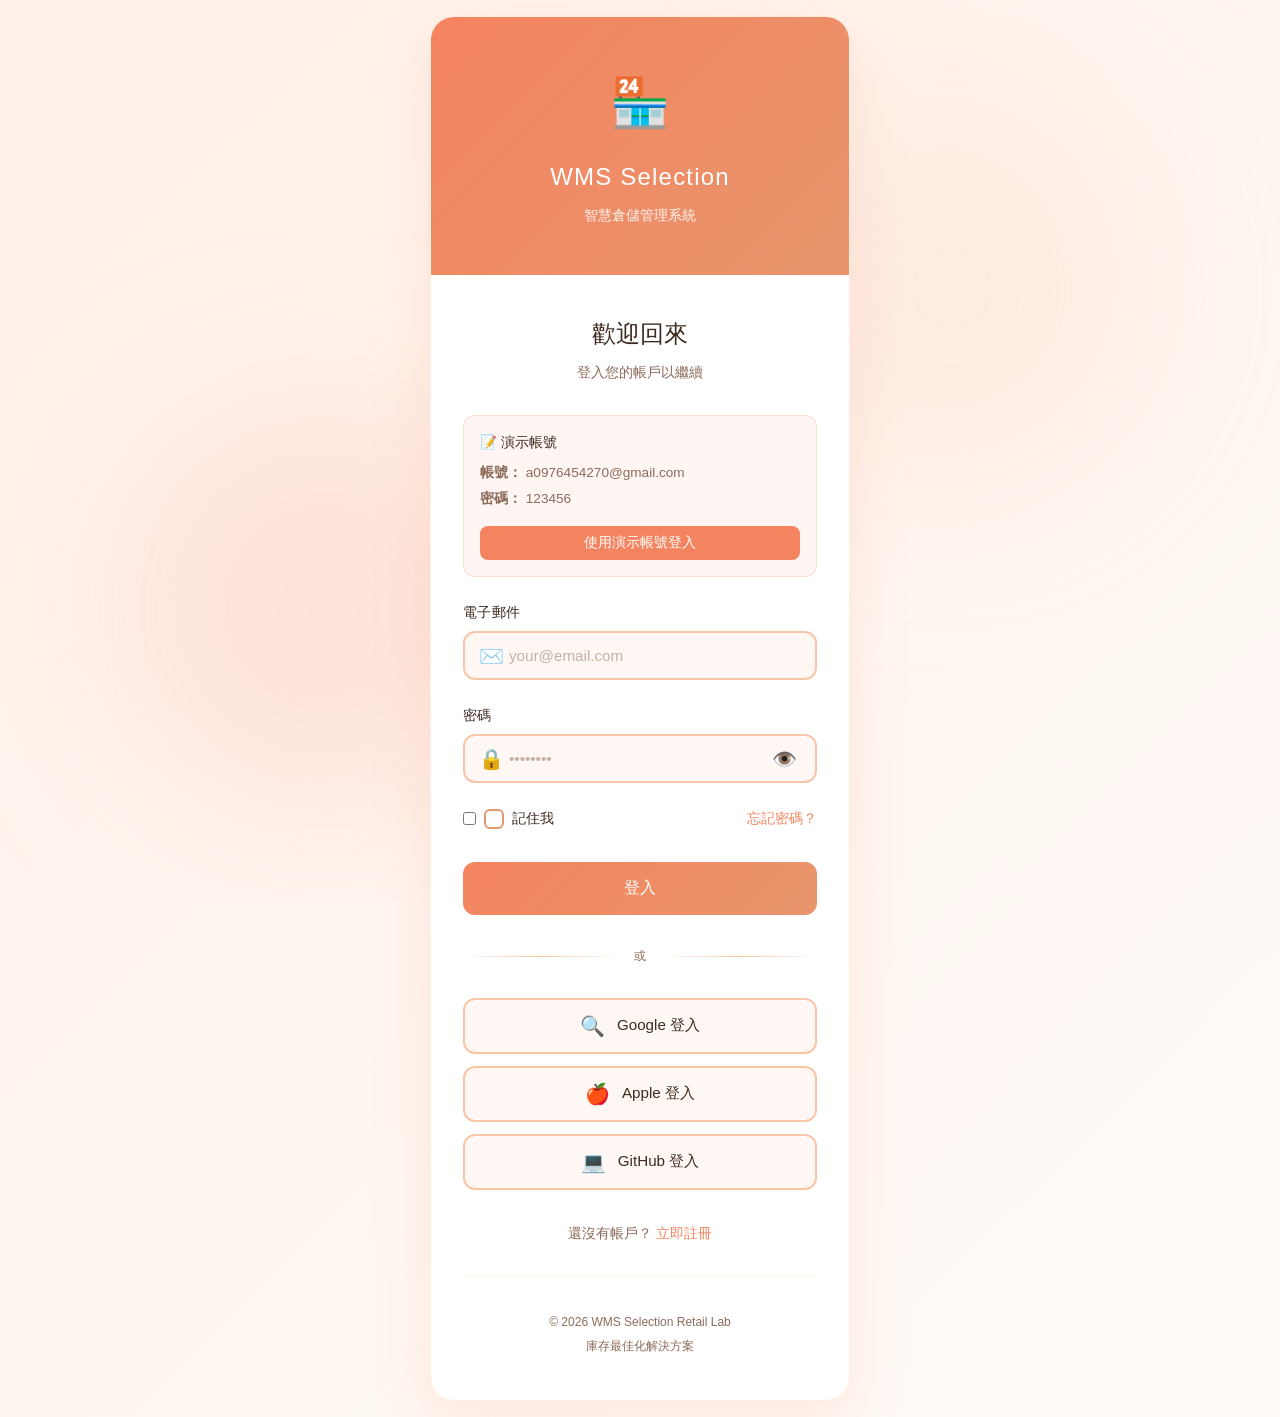
<file: login.html>
<!DOCTYPE html>
<html lang="zh-TW">
<head>
    <meta charset="UTF-8">
    <meta name="viewport" content="width=device-width, initial-scale=1.0">
    <title>登入 - WMS 日系零售選物管理系統</title>
    <style>
        * {
            margin: 0;
            padding: 0;
            box-sizing: border-box;
        }

        :root {
            --peach: #F4845F;
            --apricot: #F9C5A7;
            --caramel: #E8956D;
            --cream: #FFF0E8;
            --text: #3D2B1F;
            --muted: #8B6B5A;
            --light-bg: #FFFBF8;
        }

        body {
            font-family: -apple-system, BlinkMacSystemFont, 'Segoe UI', 'Helvetica Neue', sans-serif;
            background: linear-gradient(135deg, var(--cream) 0%, var(--light-bg) 100%);
            color: var(--text);
            line-height: 1.6;
            min-height: 100vh;
            display: flex;
            align-items: center;
            justify-content: center;
            padding: 1rem;
        }

        /* Decorative background */
        .background-decoration {
            position: fixed;
            inset: 0;
            overflow: hidden;
            pointer-events: none;
            z-index: 0;
        }

        .blob-1 {
            position: absolute;
            top: 10%;
            right: 10%;
            width: 400px;
            height: 400px;
            background: var(--apricot);
            border-radius: 50%;
            mix-blend-mode: multiply;
            filter: blur(80px);
            opacity: 0.2;
            animation: float 8s ease-in-out infinite;
        }

        .blob-2 {
            position: absolute;
            bottom: 10%;
            left: 10%;
            width: 400px;
            height: 400px;
            background: var(--peach);
            border-radius: 50%;
            mix-blend-mode: multiply;
            filter: blur(80px);
            opacity: 0.15;
            animation: float 10s ease-in-out infinite;
            animation-delay: 2s;
        }

        @keyframes float {
            0%, 100% { transform: translateY(0px); }
            50% { transform: translateY(20px); }
        }

        /* Main container */
        .container {
            position: relative;
            z-index: 10;
            width: 100%;
            max-width: 420px;
        }

        /* Card */
        .login-card {
            background: white;
            border-radius: 24px;
            box-shadow: 0 20px 60px rgba(244, 132, 95, 0.15);
            overflow: hidden;
            border: 1px solid rgba(249, 197, 167, 0.3);
            backdrop-filter: blur(10px);
        }

        /* Header */
        .card-header {
            background: linear-gradient(135deg, var(--peach) 0%, var(--caramel) 100%);
            padding: 3rem 2rem;
            text-align: center;
            color: white;
        }

        .card-header .icon {
            font-size: 3rem;
            margin-bottom: 1rem;
        }

        .card-header h1 {
            font-size: 1.5rem;
            font-weight: 300;
            letter-spacing: 0.05em;
            margin-bottom: 0.5rem;
        }

        .card-header p {
            font-size: 0.875rem;
            opacity: 0.9;
            font-weight: 300;
        }

        /* Form content */
        .card-body {
            padding: 2.5rem 2rem;
        }

        .welcome-text {
            text-align: center;
            margin-bottom: 2rem;
        }

        .welcome-text h2 {
            font-size: 1.5rem;
            font-weight: 300;
            color: var(--text);
            margin-bottom: 0.5rem;
        }

        .welcome-text p {
            font-size: 0.875rem;
            color: var(--muted);
            font-weight: 300;
        }

        /* Form group */
        .form-group {
            margin-bottom: 1.5rem;
        }

        .form-group label {
            display: block;
            font-size: 0.875rem;
            font-weight: 500;
            color: var(--text);
            margin-bottom: 0.5rem;
            letter-spacing: 0.02em;
        }

        /* Input wrapper */
        .input-wrapper {
            position: relative;
            display: flex;
            align-items: center;
        }

        .input-icon {
            position: absolute;
            left: 1rem;
            color: var(--caramel);
            font-size: 1.25rem;
            pointer-events: none;
        }

        .form-group input {
            width: 100%;
            padding: 0.875rem 1rem 0.875rem 2.75rem;
            border: 2px solid var(--apricot);
            border-radius: 12px;
            background: rgba(255, 240, 232, 0.5);
            color: var(--text);
            font-size: 0.95rem;
            font-weight: 300;
            transition: all 0.3s ease;
        }

        .form-group input:focus {
            outline: none;
            border-color: var(--peach);
            background: white;
            box-shadow: 0 0 0 3px rgba(244, 132, 95, 0.1);
        }

        .form-group input::placeholder {
            color: rgba(139, 107, 90, 0.5);
        }

        .form-group input.error {
            border-color: #ef4444;
            background: rgba(239, 68, 68, 0.05);
        }

        .form-group input.error:focus {
            box-shadow: 0 0 0 3px rgba(239, 68, 68, 0.1);
        }

        .error-message {
            font-size: 0.75rem;
            color: #ef4444;
            margin-top: 0.25rem;
            display: none;
        }

        .error-message.show {
            display: block;
        }

        /* Toggle password button */
        .toggle-password {
            position: absolute;
            right: 1rem;
            background: none;
            border: none;
            color: var(--muted);
            cursor: pointer;
            font-size: 1.25rem;
            transition: color 0.3s ease;
            padding: 0.25rem;
        }

        .toggle-password:hover {
            color: var(--peach);
        }

        /* Remember me & Forgot password */
        .form-footer {
            display: flex;
            justify-content: space-between;
            align-items: center;
            margin-bottom: 2rem;
            font-size: 0.875rem;
        }

        .remember-me {
            display: flex;
            align-items: center;
            gap: 0.5rem;
            cursor: pointer;
        }

        .checkbox {
            width: 20px;
            height: 20px;
            border: 2px solid var(--caramel);
            border-radius: 6px;
            display: flex;
            align-items: center;
            justify-content: center;
            transition: all 0.3s ease;
            background: white;
        }

        .checkbox input {
            display: none;
        }

        .checkbox input:checked + .checkbox-visual {
            background: var(--peach);
            border-color: var(--peach);
        }

        .checkbox-visual {
            width: 20px;
            height: 20px;
            border: 2px solid var(--caramel);
            border-radius: 6px;
            display: flex;
            align-items: center;
            justify-content: center;
            transition: all 0.3s ease;
            background: white;
        }

        .checkbox-visual::after {
            content: '✓';
            color: white;
            font-size: 0.75rem;
            font-weight: bold;
            display: none;
        }

        .checkbox input:checked + .checkbox-visual::after {
            display: block;
        }

        .remember-me label {
            color: var(--muted);
            cursor: pointer;
            font-weight: 300;
        }

        .forgot-password {
            color: var(--peach);
            text-decoration: none;
            transition: color 0.3s ease;
            font-weight: 300;
        }

        .forgot-password:hover {
            color: var(--caramel);
        }

        /* Submit button */
        .btn-submit {
            width: 100%;
            padding: 1rem;
            background: linear-gradient(135deg, var(--peach) 0%, var(--caramel) 100%);
            color: white;
            border: none;
            border-radius: 12px;
            font-size: 1rem;
            font-weight: 500;
            cursor: pointer;
            transition: all 0.3s ease;
            letter-spacing: 0.02em;
            position: relative;
            overflow: hidden;
        }

        .btn-submit:hover:not(:disabled) {
            transform: translateY(-2px);
            box-shadow: 0 10px 25px rgba(244, 132, 95, 0.3);
        }

        .btn-submit:active:not(:disabled) {
            transform: translateY(0);
        }

        .btn-submit:disabled {
            opacity: 0.6;
            cursor: not-allowed;
        }

        .btn-submit .spinner {
            display: none;
            width: 1rem;
            height: 1rem;
            border: 2px solid rgba(255, 255, 255, 0.3);
            border-top-color: white;
            border-radius: 50%;
            animation: spin 0.8s linear infinite;
            margin-right: 0.5rem;
        }

        .btn-submit.loading .spinner {
            display: inline-block;
        }

        @keyframes spin {
            to { transform: rotate(360deg); }
        }

        /* Divider */
        .divider {
            display: flex;
            align-items: center;
            margin: 2rem 0;
            gap: 1rem;
        }

        .divider-line {
            flex: 1;
            height: 1px;
            background: linear-gradient(to right, transparent, var(--apricot), transparent);
        }

        .divider-text {
            font-size: 0.75rem;
            color: var(--muted);
            font-weight: 300;
        }

        /* Social buttons */
        .social-buttons {
            display: grid;
            grid-template-columns: 1fr;
            gap: 0.75rem;
        }

        .btn-social {
            padding: 0.875rem;
            border: 2px solid var(--apricot);
            background: rgba(255, 240, 232, 0.5);
            color: var(--text);
            border-radius: 12px;
            font-size: 0.95rem;
            font-weight: 300;
            cursor: pointer;
            transition: all 0.3s ease;
            display: flex;
            align-items: center;
            justify-content: center;
            gap: 0.75rem;
        }

        .btn-social:hover:not(:disabled) {
            background: var(--cream);
            border-color: var(--peach);
            color: var(--peach);
        }

        .btn-social:disabled {
            opacity: 0.6;
            cursor: not-allowed;
        }

        .btn-social .icon {
            font-size: 1.25rem;
        }

        /* Sign up link */
        .signup-link {
            text-align: center;
            margin-top: 2rem;
            font-size: 0.875rem;
            color: var(--muted);
            font-weight: 300;
        }

        .signup-link a {
            color: var(--peach);
            text-decoration: none;
            font-weight: 500;
            transition: color 0.3s ease;
        }

        .signup-link a:hover {
            color: var(--caramel);
        }

        /* Footer */
        .card-footer {
            text-align: center;
            margin-top: 2rem;
            padding-top: 2rem;
            border-top: 1px solid rgba(249, 197, 167, 0.2);
            font-size: 0.75rem;
            color: var(--muted);
            font-weight: 300;
        }

        .card-footer p {
            margin: 0.25rem 0;
        }

        /* Responsive */
        @media (max-width: 480px) {
            .card-body {
                padding: 2rem 1.5rem;
            }

            .card-header {
                padding: 2rem 1.5rem;
            }

            .card-header h1 {
                font-size: 1.25rem;
            }
        }
    </style>
</head>
<body>
    <!-- Background decoration -->
    <div class="background-decoration">
        <div class="blob-1"></div>
        <div class="blob-2"></div>
    </div>

    <!-- Main container -->
    <div class="container">
        <!-- Login card -->
        <div class="login-card">
            <!-- Header -->
            <div class="card-header">
                <div class="icon">🏪</div>
                <h1>WMS Selection</h1>
                <p>智慧倉儲管理系統</p>
            </div>

            <!-- Body -->
            <div class="card-body">
                <!-- Welcome text -->
                <div class="welcome-text">
                    <h2>歡迎回來</h2>
                    <p>登入您的帳戶以繼續</p>
                </div>

                <!-- Demo account info -->
                <div style="background: rgba(244, 132, 95, 0.08); border: 1px solid rgba(244, 132, 95, 0.2); border-radius: 12px; padding: 1rem; margin-bottom: 1.5rem; font-size: 0.85rem;">
                    <p style="color: var(--text); font-weight: 500; margin-bottom: 0.5rem;">📝 演示帳號</p>
                    <p style="color: var(--muted); margin: 0.25rem 0;"><strong>帳號：</strong> a0976454270@gmail.com</p>
                    <p style="color: var(--muted); margin: 0.25rem 0;"><strong>密碼：</strong> 123456</p>
                    <button type="button" id="useDemoBtn" style="margin-top: 0.75rem; width: 100%; padding: 0.5rem; background: var(--peach); color: white; border: none; border-radius: 8px; font-size: 0.85rem; font-weight: 500; cursor: pointer; transition: all 0.3s ease;" onmouseover="this.style.background='var(--caramel)'" onmouseout="this.style.background='var(--peach)'">使用演示帳號登入</button>
                </div>

                <!-- Login form -->
                <form id="loginForm">
                    <!-- Email field -->
                    <div class="form-group">
                        <label for="email">電子郵件</label>
                        <div class="input-wrapper">
                            <span class="input-icon">✉️</span>
                            <input
                                type="email"
                                id="email"
                                name="email"
                                placeholder="your@email.com"
                                required
                            />
                        </div>
                        <div class="error-message" id="emailError"></div>
                    </div>

                    <!-- Password field -->
                    <div class="form-group">
                        <label for="password">密碼</label>
                        <div class="input-wrapper">
                            <span class="input-icon">🔒</span>
                            <input
                                type="password"
                                id="password"
                                name="password"
                                placeholder="••••••••"
                                required
                            />
                            <button
                                type="button"
                                class="toggle-password"
                                id="togglePassword"
                                aria-label="切換密碼顯示"
                            >
                                👁️
                            </button>
                        </div>
                        <div class="error-message" id="passwordError"></div>
                    </div>

                    <!-- Remember me & Forgot password -->
                    <div class="form-footer">
                        <label class="remember-me">
                            <input type="checkbox" id="rememberMe" name="rememberMe" />
                            <div class="checkbox-visual"></div>
                            <span>記住我</span>
                        </label>
                        <a href="#" class="forgot-password">忘記密碼？</a>
                    </div>

                    <!-- Submit button -->
                    <button type="submit" class="btn-submit" id="submitBtn">
                        <span class="spinner"></span>
                        <span>登入</span>
                    </button>
                </form>

                <!-- Divider -->
                <div class="divider">
                    <div class="divider-line"></div>
                    <div class="divider-text">或</div>
                    <div class="divider-line"></div>
                </div>

                <!-- Social login buttons -->
                <div class="social-buttons">
                    <button type="button" class="btn-social" data-provider="google">
                        <span class="icon">🔍</span>
                        <span>Google 登入</span>
                    </button>
                    <button type="button" class="btn-social" data-provider="apple">
                        <span class="icon">🍎</span>
                        <span>Apple 登入</span>
                    </button>
                    <button type="button" class="btn-social" data-provider="github">
                        <span class="icon">💻</span>
                        <span>GitHub 登入</span>
                    </button>
                </div>

                <!-- Sign up link -->
                <div class="signup-link">
                    還沒有帳戶？
                    <a href="#">立即註冊</a>
                </div>

                <!-- Footer -->
                <div class="card-footer">
                    <p>© 2026 WMS Selection Retail Lab</p>
                    <p>庫存最佳化解決方案</p>
                </div>
            </div>
        </div>
    </div>

    <script>
        // Form elements
        const form = document.getElementById('loginForm');
        const emailInput = document.getElementById('email');
        const passwordInput = document.getElementById('password');
        const rememberMeCheckbox = document.getElementById('rememberMe');
        const togglePasswordBtn = document.getElementById('togglePassword');
        const submitBtn = document.getElementById('submitBtn');
        const emailError = document.getElementById('emailError');
        const passwordError = document.getElementById('passwordError');
        const socialButtons = document.querySelectorAll('.btn-social');

        // Toggle password visibility
        togglePasswordBtn.addEventListener('click', (e) => {
            e.preventDefault();
            const isPassword = passwordInput.type === 'password';
            passwordInput.type = isPassword ? 'text' : 'password';
            togglePasswordBtn.textContent = isPassword ? '🙈' : '👁️';
        });

        // Validate email
        const validateEmail = (email) => {
            const emailRegex = /^[^\s@]+@[^\s@]+\.[^\s@]+$/;
            return emailRegex.test(email);
        };

        // Clear errors on input
        emailInput.addEventListener('input', () => {
            emailError.classList.remove('show');
            emailInput.classList.remove('error');
        });

        passwordInput.addEventListener('input', () => {
            passwordError.classList.remove('show');
            passwordInput.classList.remove('error');
        });

        // Handle form submission
        form.addEventListener('submit', async (e) => {
            e.preventDefault();

            // Reset errors
            emailError.classList.remove('show');
            passwordError.classList.remove('show');
            emailInput.classList.remove('error');
            passwordInput.classList.remove('error');

            // Validate
            let hasError = false;

            if (!emailInput.value) {
                emailError.textContent = '請輸入電子郵件';
                emailError.classList.add('show');
                emailInput.classList.add('error');
                hasError = true;
            } else if (!validateEmail(emailInput.value)) {
                emailError.textContent = '請輸入有效的電子郵件';
                emailError.classList.add('show');
                emailInput.classList.add('error');
                hasError = true;
            }

            if (!passwordInput.value) {
                passwordError.textContent = '請輸入密碼';
                passwordError.classList.add('show');
                passwordInput.classList.add('error');
                hasError = true;
            } else if (passwordInput.value.length < 6) {
                passwordError.textContent = '密碼至少需要 6 個字符';
                passwordError.classList.add('show');
                passwordInput.classList.add('error');
                hasError = true;
            }

            if (hasError) return;

            // Simulate login
            submitBtn.disabled = true;
            submitBtn.classList.add('loading');

                setTimeout(() => {
                const isDemo = emailInput.value === DEMO_ACCOUNT.email && passwordInput.value === DEMO_ACCOUNT.password;
                const role = isDemo ? DEMO_ACCOUNT.role : 'user';

                const loginData = {
                    email: emailInput.value,
                    password: emailInput.value === DEMO_ACCOUNT.email && passwordInput.value === DEMO_ACCOUNT.password,
                    rememberMe: rememberMeCheckbox.checked,
                    timestamp: new Date().toISOString(),
                    role: role,
                };

                console.log('Login attempt:', { ...loginData, email: emailInput.value });

                // Store login info in localStorage
                localStorage.setItem('loginData', JSON.stringify({
                    email: emailInput.value,
                    role: role,
                    loginTime: new Date().toISOString(),
                }));

                // If admin account, redirect to live demo
                if (isDemo) {
                    alert(`✅ 登入成功！\n郵件: ${emailInput.value}\n角色: 管理員\n\n正在進入實時演示...`);
                    // Redirect to live demo after 1 second
                    setTimeout(() => {
                        window.location.href = 'https://wms-retail-ft9ktzch.manus.space';
                    }, 1000);
                } else {
                    alert(`登入成功！\n郵件: ${emailInput.value}\n角色: 普通用戶\n記住我: ${loginData.rememberMe ? '是' : '否'}`);
                    // Reset form
                    form.reset();
                    submitBtn.disabled = false;
                    submitBtn.classList.remove('loading');
                    togglePasswordBtn.textContent = '👁️';
                    passwordInput.type = 'password';
                }
            }, 1500);
        });

        // Handle social login
        socialButtons.forEach((btn) => {
            btn.addEventListener('click', async (e) => {
                e.preventDefault();
                const provider = btn.dataset.provider;
                btn.disabled = true;

                setTimeout(() => {
                    console.log(`Social login with ${provider}`);
                    alert(`${provider.toUpperCase()} 登入功能已準備好！`);
                    btn.disabled = false;
                }, 1500);
            });
        });

        // Remember me functionality
        rememberMeCheckbox.addEventListener('change', () => {
            if (rememberMeCheckbox.checked) {
                localStorage.setItem('rememberMe', 'true');
                localStorage.setItem('email', emailInput.value);
            } else {
                localStorage.removeItem('rememberMe');
                localStorage.removeItem('email');
            }
        });

        // Demo account credentials
        const DEMO_ACCOUNT = {
            email: 'a0976454270@gmail.com',
            password: '123456',
            role: 'admin'
        };

        // Handle demo account button
        const useDemoBtn = document.getElementById('useDemoBtn');
        if (useDemoBtn) {
            useDemoBtn.addEventListener('click', (e) => {
                e.preventDefault();
                emailInput.value = DEMO_ACCOUNT.email;
                passwordInput.value = DEMO_ACCOUNT.password;
                rememberMeCheckbox.checked = true;
                emailInput.focus();
            });
        }

        // Load remembered email on page load
        window.addEventListener('load', () => {
            if (localStorage.getItem('rememberMe') === 'true') {
                const savedEmail = localStorage.getItem('email');
                if (savedEmail) {
                    emailInput.value = savedEmail;
                    rememberMeCheckbox.checked = true;
                }
            }
        });

        // Console message
        console.log('%c WMS 日系零售選物管理系統 - 登入頁面', 'font-size: 16px; font-weight: bold; color: #F4845F;');
        console.log('%c 高質感 Luxury/Refined 設計', 'font-size: 12px; color: #E8956D;');
        console.log('%c 演示帳號: a0976454270@gmail.com / 密碼: 123456', 'font-size: 11px; color: #F9C5A7;');
        console.log('%c 登入後將自動進入實時演示應用', 'font-size: 11px; color: #F9C5A7;');
    </script>
</body>
</html>
</file>
